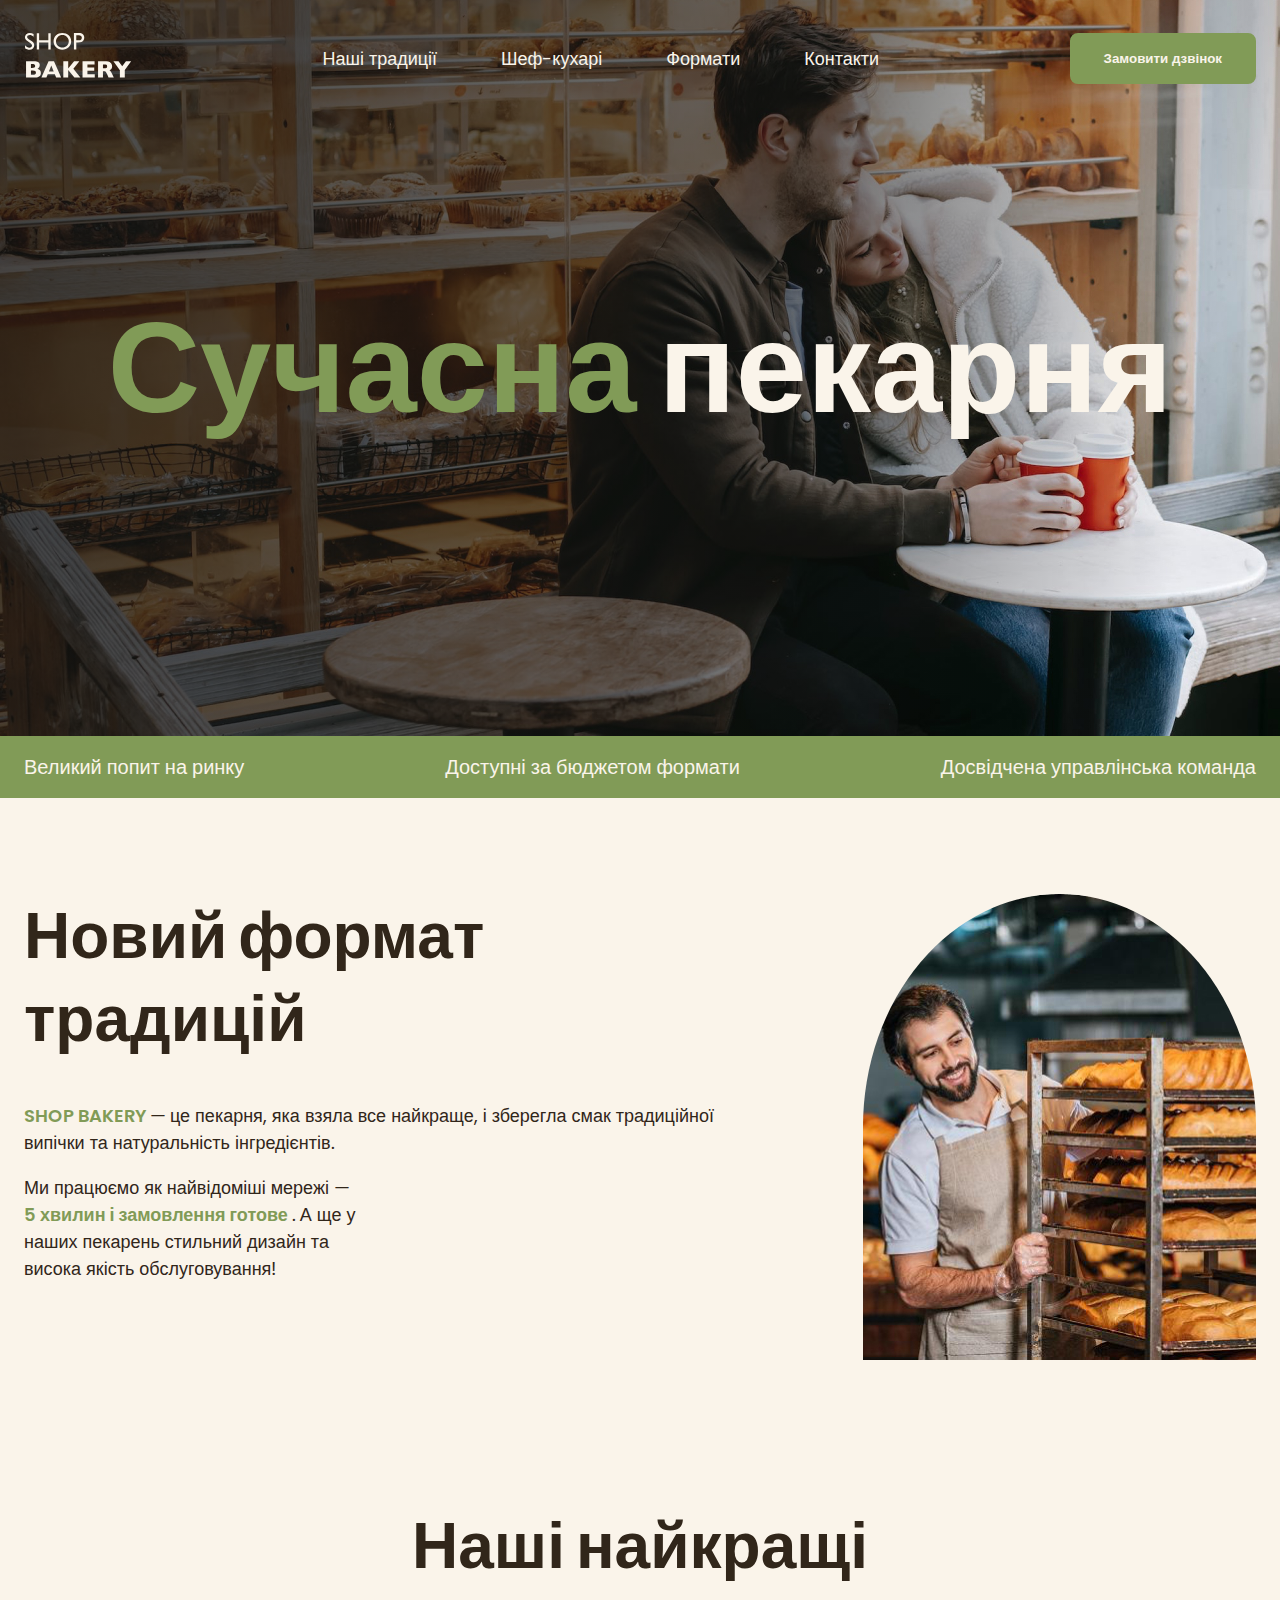
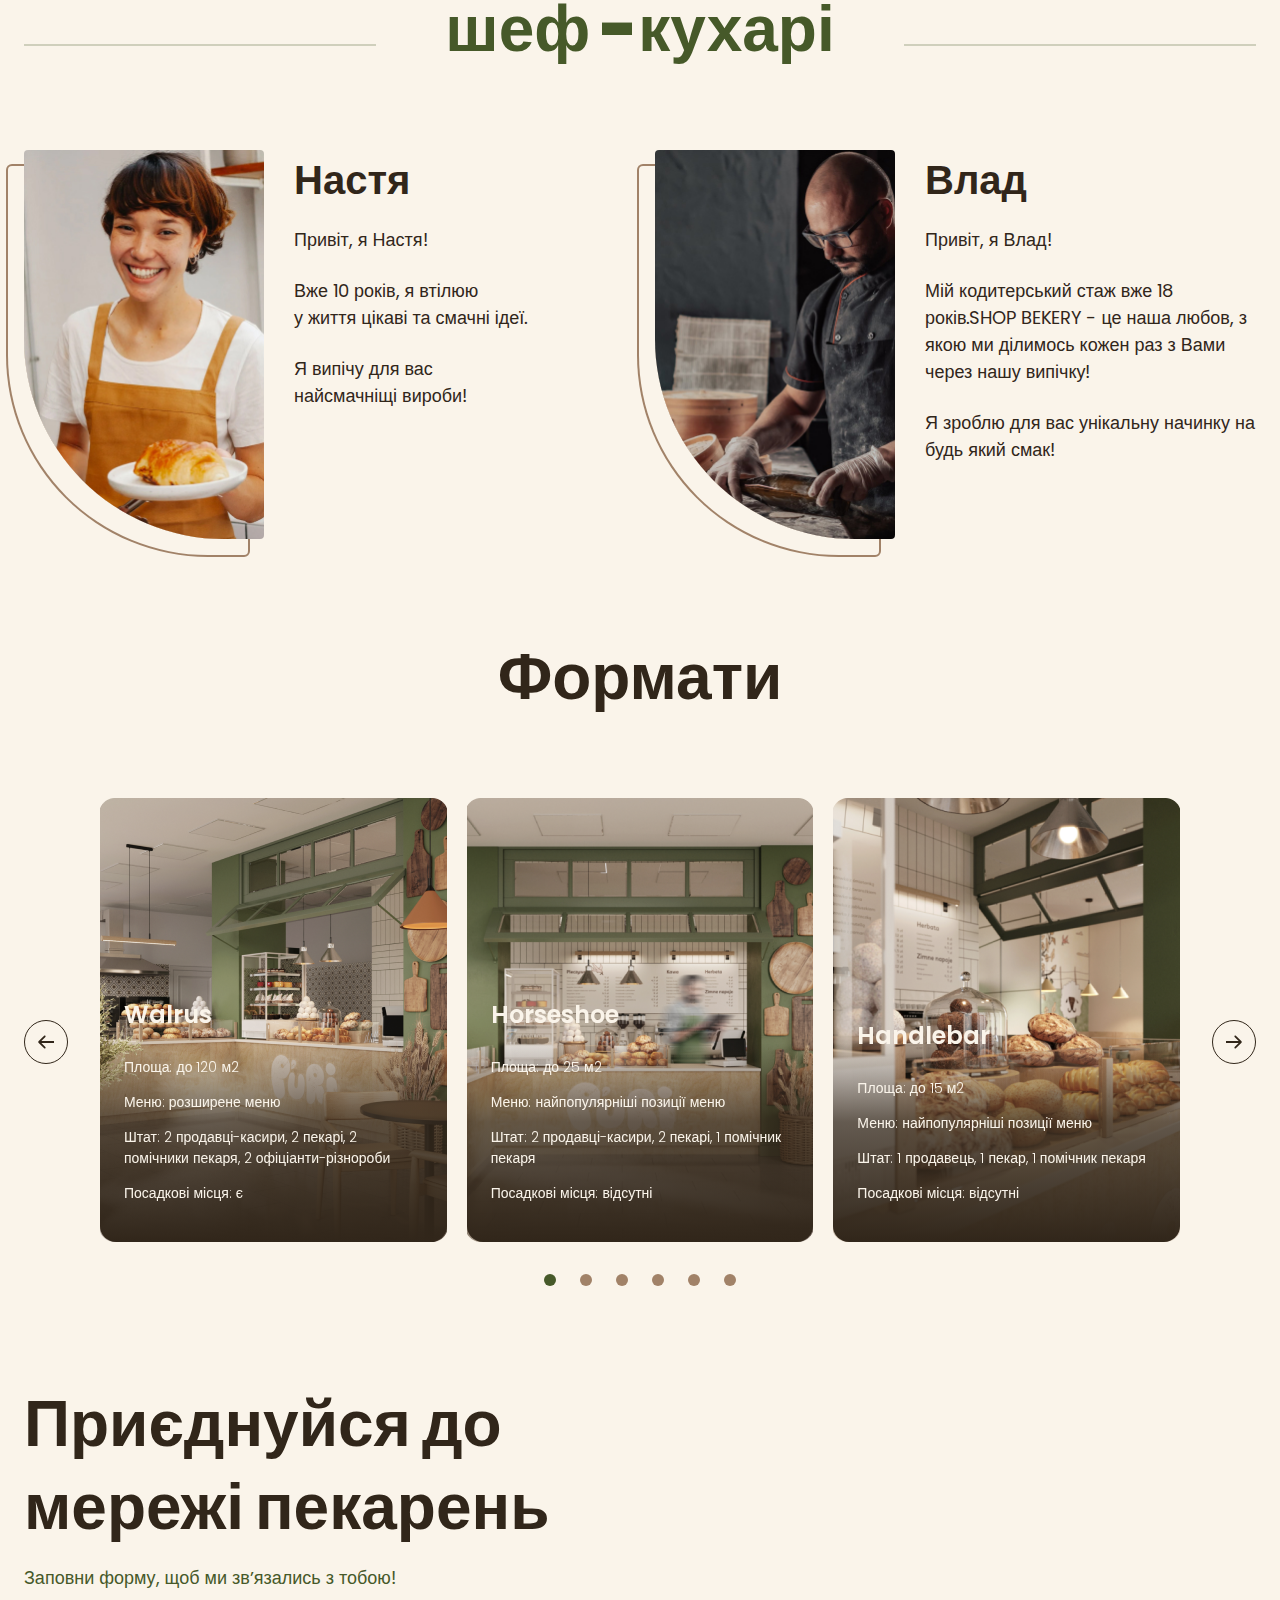
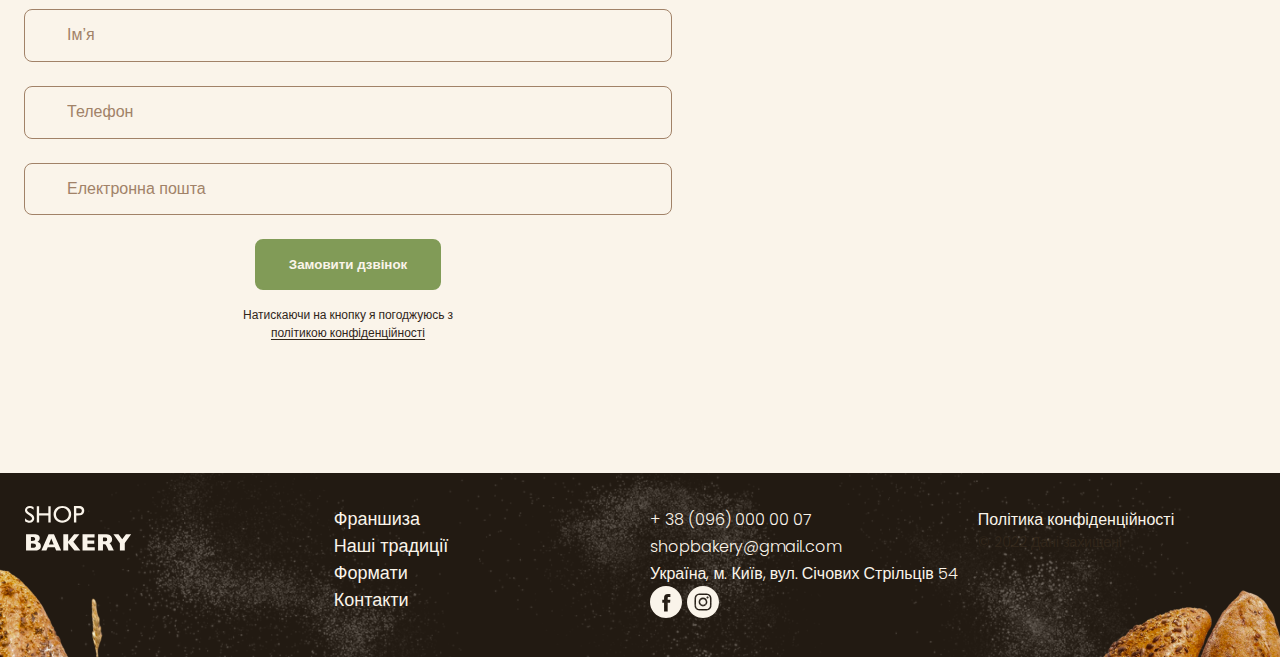
<file: index.html>
<!DOCTYPE html>
<html lang="uk">
  <head>
    <meta charset="UTF-8" />
    <meta name="viewport" content="width=device-width, initial-scale=1.0" />
    <title>Сучасна пекарня</title>
    <link rel="stylesheet" href="./css/main.min.css" />
    <link
      rel="stylesheet"
      href="https://cdn.jsdelivr.net/npm/swiper@9/swiper-bundle.min.css"
    />
  </head>
  <body>
    <header class="header">
      <div class="container">
        <div class="header__container">
          <nav class="header__nav">
            <a href="./index.html">
              <svg
                class="logo"
                width="108"
                height="46"
                viewBox="0 0 108 46"
                xmlns="http://www.w3.org/2000/svg"
              >
                <path
                  d="M5.85938 10.6328L4.07812 9.55469C2.96094 8.875 2.16406 8.20703 1.6875 7.55078C1.21875 6.88672 0.984375 6.125 0.984375 5.26562C0.984375 3.97656 1.42969 2.92969 2.32031 2.125C3.21875 1.32031 4.38281 0.917969 5.8125 0.917969C7.17969 0.917969 8.43359 1.30078 9.57422 2.06641V4.72656C8.39453 3.59375 7.125 3.02734 5.76562 3.02734C5 3.02734 4.37109 3.20703 3.87891 3.56641C3.38672 3.91797 3.14062 4.37109 3.14062 4.92578C3.14062 5.41797 3.32031 5.87891 3.67969 6.30859C4.03906 6.73828 4.62109 7.1875 5.42578 7.65625L7.21875 8.71094C9.21875 9.89844 10.2188 11.4141 10.2188 13.2578C10.2188 14.5703 9.77734 15.6367 8.89453 16.457C8.01953 17.2773 6.87891 17.6875 5.47266 17.6875C3.85547 17.6875 2.38281 17.1914 1.05469 16.1992V13.2227C2.32031 14.8242 3.78516 15.625 5.44922 15.625C6.18359 15.625 6.79297 15.4219 7.27734 15.0156C7.76953 14.6016 8.01562 14.0859 8.01562 13.4688C8.01562 12.4688 7.29688 11.5234 5.85938 10.6328ZM24.3398 1.12891H26.6836V17.5H24.3398V10.375H15.1406V17.5H12.7969V1.12891H15.1406V8.20703H24.3398V1.12891ZM38.3438 0.894531C40.875 0.894531 42.9805 1.69531 44.6602 3.29688C46.3477 4.89844 47.1914 6.90625 47.1914 9.32031C47.1914 11.7344 46.3398 13.7344 44.6367 15.3203C42.9414 16.8984 40.8008 17.6875 38.2148 17.6875C35.7461 17.6875 33.6875 16.8984 32.0391 15.3203C30.3984 13.7344 29.5781 11.75 29.5781 9.36719C29.5781 6.92188 30.4062 4.89844 32.0625 3.29688C33.7188 1.69531 35.8125 0.894531 38.3438 0.894531ZM38.4375 3.12109C36.5625 3.12109 35.0195 3.70703 33.8086 4.87891C32.6055 6.05078 32.0039 7.54688 32.0039 9.36719C32.0039 11.1328 32.6094 12.6016 33.8203 13.7734C35.0312 14.9453 36.5469 15.5312 38.3672 15.5312C40.1953 15.5312 41.7188 14.9336 42.9375 13.7383C44.1641 12.543 44.7773 11.0547 44.7773 9.27344C44.7773 7.53906 44.1641 6.08203 42.9375 4.90234C41.7188 3.71484 40.2188 3.12109 38.4375 3.12109ZM49.9336 17.5V1.10547H55.125C56.6875 1.10547 57.9336 1.52734 58.8633 2.37109C59.793 3.21484 60.2578 4.34766 60.2578 5.76953C60.2578 6.72266 60.0195 7.56641 59.543 8.30078C59.0664 9.03516 58.4141 9.57031 57.5859 9.90625C56.7578 10.2344 55.5703 10.3984 54.0234 10.3984H52.2891V17.5H49.9336ZM54.7148 3.19141H52.2891V8.3125H54.8555C55.8086 8.3125 56.543 8.08984 57.0586 7.64453C57.5742 7.19141 57.832 6.54688 57.832 5.71094C57.832 4.03125 56.793 3.19141 54.7148 3.19141ZM16.875 40.8945C16.875 42.293 16.3945 43.4102 15.4336 44.2461C14.4805 45.082 13.1445 45.5 11.4258 45.5H2.03906V29.2578H9.89062C10.9062 29.2578 11.7891 29.3555 12.5391 29.5508C13.2969 29.7461 13.9062 30.0156 14.3672 30.3594C14.8281 30.6953 15.1719 31.0938 15.3984 31.5547C15.625 32.0156 15.7383 32.5195 15.7383 33.0664C15.7383 33.6602 15.6211 34.2109 15.3867 34.7188C15.1523 35.2188 14.8594 35.6328 14.5078 35.9609C14.1641 36.2812 13.8164 36.5078 13.4648 36.6406C14.5742 37.0781 15.418 37.6328 15.9961 38.3047C16.582 38.9688 16.875 39.832 16.875 40.8945ZM11.1562 33.9336C11.1562 33.1523 10.8984 32.6328 10.3828 32.375C9.86719 32.1172 9.0625 31.9883 7.96875 31.9883H6.9375V35.8789H7.99219C9.10938 35.8789 9.91406 35.75 10.4062 35.4922C10.9062 35.2344 11.1562 34.7148 11.1562 33.9336ZM11.9531 40.6953C11.9531 39.3047 10.9453 38.6094 8.92969 38.6094H6.9375V42.7695H8.92969C10.9453 42.7695 11.9531 42.0781 11.9531 40.6953ZM37.1484 45.5H32.1328L30.8086 42.207H23.7539L22.4062 45.5H17.3906L24.5742 29.2578H29.9883L37.1484 45.5ZM29.6836 39.3828L27.3047 33.4531L24.9023 39.3828H29.6836ZM56.3906 45.5H50.4141L44.2031 37.8945V45.5H39.3047V29.2578H44.2031V36.5234L50.0859 29.2578H55.4062L49.3594 36.8633L56.3906 45.5ZM70.7695 45.5H58.5234V29.2578H70.5703V32.5156H63.4219V35.4922H70.2422V38.7617H63.4219V42.2305H70.7695V45.5ZM89.7891 45.5H84.5273L83.25 42.6172C82.7812 41.5625 82.3594 40.793 81.9844 40.3086C81.6094 39.8164 81.2422 39.5039 80.8828 39.3711C80.5312 39.2305 80.0742 39.1602 79.5117 39.1602H78.9609V45.5H74.0625V29.2578H82.3945C83.7383 29.2578 84.8398 29.5312 85.6992 30.0781C86.5586 30.625 87.1758 31.2891 87.5508 32.0703C87.9336 32.8516 88.125 33.5938 88.125 34.2969C88.125 35.1172 87.9648 35.8125 87.6445 36.3828C87.332 36.9453 87 37.3555 86.6484 37.6133C86.2969 37.8711 85.9023 38.1172 85.4648 38.3516C85.9883 38.6562 86.418 39.0195 86.7539 39.4414C87.0977 39.8555 87.5625 40.6992 88.1484 41.9727L89.7891 45.5ZM83.1328 34.3906C83.1328 33.6406 82.8867 33.1172 82.3945 32.8203C81.9023 32.5234 81.1016 32.375 79.9922 32.375H78.9609V36.2891H80.0156C81.2109 36.2891 82.0273 36.1602 82.4648 35.9023C82.9102 35.6367 83.1328 35.1328 83.1328 34.3906ZM107.156 29.2578L100.793 38.0586V45.5H95.8945V38.1523L89.4141 29.2578H94.5L98.2266 34.3672L101.965 29.2578H107.156Z"
                />
              </svg>
            </a>
            <ul class="header__menu">
              <li>
                <a class="link" href="#traditions-section">Наші традиції</a>
              </li>
              <li><a class="link" href="#chefs-section">Шеф-кухарі</a></li>
              <li><a class="link" href="#formats-section">Формати</a></li>
              <li><a class="link" href="#contacts-section">Контакти</a></li>
            </ul>
          </nav>
          <button class="header__button button modal__btn--open" type="button">
            Замовити дзвінок
          </button>
          <button class="header__burger menu-btn-open" type="button">
            <svg width="24" height="24">
              <use href="./images/icons.svg#icon-menu"></use>
            </svg>
          </button>
          <div class="mobile-menu">
            <div class="mobile-menu__container">
              <button
                class="mobile-menu__btn-close menu-btn-close"
                type="button"
              >
                <svg width="16" height="16">
                  <use href="./images/icons.svg#icon-close"></use>
                </svg>
              </button>
              <div class="mobile-menu__logo-contaier">
                <a href="./index.html">
                  <svg
                    class="mobile-menu__logo"
                    width="108"
                    height="46"
                    viewBox="0 0 108 46"
                    xmlns="http://www.w3.org/2000/svg"
                  >
                    <path
                      d="M5.85938 10.6328L4.07812 9.55469C2.96094 8.875 2.16406 8.20703 1.6875 7.55078C1.21875 6.88672 0.984375 6.125 0.984375 5.26562C0.984375 3.97656 1.42969 2.92969 2.32031 2.125C3.21875 1.32031 4.38281 0.917969 5.8125 0.917969C7.17969 0.917969 8.43359 1.30078 9.57422 2.06641V4.72656C8.39453 3.59375 7.125 3.02734 5.76562 3.02734C5 3.02734 4.37109 3.20703 3.87891 3.56641C3.38672 3.91797 3.14062 4.37109 3.14062 4.92578C3.14062 5.41797 3.32031 5.87891 3.67969 6.30859C4.03906 6.73828 4.62109 7.1875 5.42578 7.65625L7.21875 8.71094C9.21875 9.89844 10.2188 11.4141 10.2188 13.2578C10.2188 14.5703 9.77734 15.6367 8.89453 16.457C8.01953 17.2773 6.87891 17.6875 5.47266 17.6875C3.85547 17.6875 2.38281 17.1914 1.05469 16.1992V13.2227C2.32031 14.8242 3.78516 15.625 5.44922 15.625C6.18359 15.625 6.79297 15.4219 7.27734 15.0156C7.76953 14.6016 8.01562 14.0859 8.01562 13.4688C8.01562 12.4688 7.29688 11.5234 5.85938 10.6328ZM24.3398 1.12891H26.6836V17.5H24.3398V10.375H15.1406V17.5H12.7969V1.12891H15.1406V8.20703H24.3398V1.12891ZM38.3438 0.894531C40.875 0.894531 42.9805 1.69531 44.6602 3.29688C46.3477 4.89844 47.1914 6.90625 47.1914 9.32031C47.1914 11.7344 46.3398 13.7344 44.6367 15.3203C42.9414 16.8984 40.8008 17.6875 38.2148 17.6875C35.7461 17.6875 33.6875 16.8984 32.0391 15.3203C30.3984 13.7344 29.5781 11.75 29.5781 9.36719C29.5781 6.92188 30.4062 4.89844 32.0625 3.29688C33.7188 1.69531 35.8125 0.894531 38.3438 0.894531ZM38.4375 3.12109C36.5625 3.12109 35.0195 3.70703 33.8086 4.87891C32.6055 6.05078 32.0039 7.54688 32.0039 9.36719C32.0039 11.1328 32.6094 12.6016 33.8203 13.7734C35.0312 14.9453 36.5469 15.5312 38.3672 15.5312C40.1953 15.5312 41.7188 14.9336 42.9375 13.7383C44.1641 12.543 44.7773 11.0547 44.7773 9.27344C44.7773 7.53906 44.1641 6.08203 42.9375 4.90234C41.7188 3.71484 40.2188 3.12109 38.4375 3.12109ZM49.9336 17.5V1.10547H55.125C56.6875 1.10547 57.9336 1.52734 58.8633 2.37109C59.793 3.21484 60.2578 4.34766 60.2578 5.76953C60.2578 6.72266 60.0195 7.56641 59.543 8.30078C59.0664 9.03516 58.4141 9.57031 57.5859 9.90625C56.7578 10.2344 55.5703 10.3984 54.0234 10.3984H52.2891V17.5H49.9336ZM54.7148 3.19141H52.2891V8.3125H54.8555C55.8086 8.3125 56.543 8.08984 57.0586 7.64453C57.5742 7.19141 57.832 6.54688 57.832 5.71094C57.832 4.03125 56.793 3.19141 54.7148 3.19141ZM16.875 40.8945C16.875 42.293 16.3945 43.4102 15.4336 44.2461C14.4805 45.082 13.1445 45.5 11.4258 45.5H2.03906V29.2578H9.89062C10.9062 29.2578 11.7891 29.3555 12.5391 29.5508C13.2969 29.7461 13.9062 30.0156 14.3672 30.3594C14.8281 30.6953 15.1719 31.0938 15.3984 31.5547C15.625 32.0156 15.7383 32.5195 15.7383 33.0664C15.7383 33.6602 15.6211 34.2109 15.3867 34.7188C15.1523 35.2188 14.8594 35.6328 14.5078 35.9609C14.1641 36.2812 13.8164 36.5078 13.4648 36.6406C14.5742 37.0781 15.418 37.6328 15.9961 38.3047C16.582 38.9688 16.875 39.832 16.875 40.8945ZM11.1562 33.9336C11.1562 33.1523 10.8984 32.6328 10.3828 32.375C9.86719 32.1172 9.0625 31.9883 7.96875 31.9883H6.9375V35.8789H7.99219C9.10938 35.8789 9.91406 35.75 10.4062 35.4922C10.9062 35.2344 11.1562 34.7148 11.1562 33.9336ZM11.9531 40.6953C11.9531 39.3047 10.9453 38.6094 8.92969 38.6094H6.9375V42.7695H8.92969C10.9453 42.7695 11.9531 42.0781 11.9531 40.6953ZM37.1484 45.5H32.1328L30.8086 42.207H23.7539L22.4062 45.5H17.3906L24.5742 29.2578H29.9883L37.1484 45.5ZM29.6836 39.3828L27.3047 33.4531L24.9023 39.3828H29.6836ZM56.3906 45.5H50.4141L44.2031 37.8945V45.5H39.3047V29.2578H44.2031V36.5234L50.0859 29.2578H55.4062L49.3594 36.8633L56.3906 45.5ZM70.7695 45.5H58.5234V29.2578H70.5703V32.5156H63.4219V35.4922H70.2422V38.7617H63.4219V42.2305H70.7695V45.5ZM89.7891 45.5H84.5273L83.25 42.6172C82.7812 41.5625 82.3594 40.793 81.9844 40.3086C81.6094 39.8164 81.2422 39.5039 80.8828 39.3711C80.5312 39.2305 80.0742 39.1602 79.5117 39.1602H78.9609V45.5H74.0625V29.2578H82.3945C83.7383 29.2578 84.8398 29.5312 85.6992 30.0781C86.5586 30.625 87.1758 31.2891 87.5508 32.0703C87.9336 32.8516 88.125 33.5938 88.125 34.2969C88.125 35.1172 87.9648 35.8125 87.6445 36.3828C87.332 36.9453 87 37.3555 86.6484 37.6133C86.2969 37.8711 85.9023 38.1172 85.4648 38.3516C85.9883 38.6562 86.418 39.0195 86.7539 39.4414C87.0977 39.8555 87.5625 40.6992 88.1484 41.9727L89.7891 45.5ZM83.1328 34.3906C83.1328 33.6406 82.8867 33.1172 82.3945 32.8203C81.9023 32.5234 81.1016 32.375 79.9922 32.375H78.9609V36.2891H80.0156C81.2109 36.2891 82.0273 36.1602 82.4648 35.9023C82.9102 35.6367 83.1328 35.1328 83.1328 34.3906ZM107.156 29.2578L100.793 38.0586V45.5H95.8945V38.1523L89.4141 29.2578H94.5L98.2266 34.3672L101.965 29.2578H107.156Z"
                    />
                  </svg>
                </a>
              </div>

              <nav class="mobile-menu__nav">
                <ul class="mobile-menu__list">
                  <li class="mobile-menu__list-item">
                    <a class="mobile-menu__link link" href="#traditions-section"
                      >Наші традиції</a
                    >
                  </li>
                  <li class="mobile-menu__list-item">
                    <a class="mobile-menu__link link" href="#chefs-section"
                      >Шеф-кухарі</a
                    >
                  </li>
                  <li class="mobile-menu__list-item">
                    <a class="mobile-menu__link link" href="#formats-section"
                      >Формати</a
                    >
                  </li>
                  <li class="mobile-menu__list-item">
                    <a class="mobile-menu__link link" href="#contacts-section"
                      >Контакти</a
                    >
                  </li>
                </ul>
                <div class="mobile-menu__bg-img">
                  <img
                    class="modal__bg-img"
                    src="./images/modal-bred-img.png"
                    alt="Хлібинка"
                  />
                </div>
              </nav>
            </div>
          </div>
        </div>
      </div>
    </header>
    <main>
      <section class="hero-section">
        <div class="container">
          <h1 class="hero-section__title">
            <span class="text-brand">Сучасна</span> пекарня
          </h1>
          <button
            class="modal__btn-hero-section--open hero-section__button button"
            type="button"
          >
            Замовити дзвінок
          </button>
        </div>
      </section>
      <section class="advantages-section">
        <div class="container">
          <h2 class="visually-hidden">Наші переваги</h2>
          <ul class="advantages-section__list">
            <li class="advantages-section__item">Великий попит на ринку</li>
            <li class="advantages-section__item">
              Доступні за бюджетом формати
            </li>
            <li class="advantages-section__item">
              Досвідчена управлінська команда
            </li>
          </ul>
        </div>
      </section>
      <section class="traditions-section section" id="traditions-section">
        <div class="container">
          <div class="traditions-section__container">
            <div class="traditions-section__content">
              <h2 class="traditions-section__title section__title">
                Новий формат традицій
              </h2>
              <p>
                <span class="text-brand text-bold text-uppercase">
                  Shop bakery
                </span>
                — це пекарня, яка взяла все найкраще, і зберегла смак
                традиційної випічки та натуральність інгредієнтів.
              </p>
              <p
                class="traditions-section__text traditions-section__text--limited"
              >
                Ми працюємо як найвідоміші мережі —
                <span class="text-brand text-bold">
                  5 хвилин і замовлення готове
                </span>
                . А ще у наших пекарень стильний дизайн та висока якість
                обслуговування!
              </p>
            </div>
            <img
              class="traditions-section__img--baker"
              srcset="./images/baker-man.jpg 1x, ./images/baker-man@2x.jpg 2x"
              src="./images/baker-man.jpg"
              alt="Чоловік пекар"
            />
          </div>
        </div>
      </section>
      <section class="chefs-section section" id="chefs-section">
        <div class="container">
          <h2
            class="chefs-section__title section__title section__title--centered"
          >
            Наші найкращі <br />
            <span class="text-brand-dark">шеф -кухарі</span>
          </h2>
          <ul class="chefs-section__list">
            <li class="chefs-section__item">
              <article class="chef-card">
                <img
                  class="chef-card__photo"
                  src="./images/chef-nastya.jpg"
                  alt="Шеф Настя"
                />
                <div>
                  <h3 class="chef-card__title">Настя</h3>
                  <p class="chef-card__text">Привіт, я Настя!</p>
                  <p class="chef-card__text">
                    Вже 10 років, я втілюю <br />
                    у життя цікаві та смачні ідеї.
                  </p>
                  <p class="chef-card__text">
                    Я випічу для вас <br />
                    найсмачніщі вироби!
                  </p>
                </div>
              </article>
            </li>
            <li class="chefs-section__item">
              <article class="chef-card">
                <img
                  class="chef-card__photo"
                  src="./images/chef-vlad.jpg"
                  alt="Шеф Влад"
                />
                <div>
                  <h3 class="chef-card__title">Влад</h3>
                  <p class="chef-card__text">Привіт, я Влад!</p>
                  <p class="chef-card__text">
                    Мій кодитерський стаж вже 18 років.SHOP BEKERY - це наша
                    любов, з якою ми ділимось кожен раз з Вами через нашу
                    випічку!
                  </p>
                  <p class="chef-card__text">
                    Я зроблю для вас унікальну начинку на будь який смак!
                  </p>
                </div>
              </article>
            </li>
          </ul>
        </div>
      </section>
      <section class="formats-section section" id="formats-section">
        <div class="container">
          <h2
            class="formats-section__title section__title section__title--centered"
          >
            Формати
          </h2>
          <div class="formats-section__slider">
            <button
              class="formats-section__button carousel-button prev"
              type="button"
            >
              <svg width="16" height="16">
                <use href="./images/icons.svg#icon-Arrow"></use>
              </svg>
            </button>
            <div class="formats-section__container swiper-container">
              <ul class="formats-section__list swiper-wrapper">
                <li class="swiper-slide">
                  <article class="format-card">
                    <img
                      class="format-card__image"
                      src="./images/walrus-format.png"
                      alt="Walrus format"
                    />
                    <h3 class="format-card__title" lang="en">Walrus</h3>
                    <div class="format-card__text">
                      <p>Площа: до 120 м2</p>
                      <p>Меню: розширене меню</p>
                      <p>
                        Штат: 2 продавці-касири, 2 пекарі, 2 помічники пекаря, 2
                        офіціанти-різнороби
                      </p>
                      <p>Посадкові місця: є</p>
                    </div>
                  </article>
                </li>
                <li class="swiper-slide">
                  <article class="format-card">
                    <img
                      class="format-card__image"
                      src="./images/horseshoe-format.png"
                      alt="Horseshoe format"
                    />
                    <h3 class="format-card__title" lang="en">Horseshoe</h3>
                    <div class="format-card__text">
                      <p>Площа: до 25 м2</p>
                      <p>Меню: найпопулярніші позиції меню</p>
                      <p>
                        Штат: 2 продавці-касири, 2 пекарі, 1 помічник пекаря
                      </p>
                      <p>Посадкові місця: відсутні</p>
                    </div>
                  </article>
                </li>
                <li class="swiper-slide">
                  <article class="format-card">
                    <img
                      class="format-card__image"
                      src="./images/handlebar-format.png"
                      alt="Handlebar format"
                    />
                    <h3 class="format-card__title" lang="en">Handlebar</h3>
                    <div class="format-card__text">
                      <p>Площа: до 15 м2</p>
                      <p>Меню: найпопулярніші позиції меню</p>
                      <p>Штат: 1 продавець, 1 пекар, 1 помічник пекаря</p>
                      <p>Посадкові місця: відсутні</p>
                    </div>
                  </article>
                </li>
                <li class="swiper-slide">
                  <article class="format-card">
                    <img
                      class="format-card__image"
                      src="./images/walrus-format.png"
                      alt="Walrus format"
                    />
                    <h3 class="format-card__title" lang="en">Walrus</h3>
                    <div class="format-card__text">
                      <p>Площа: до 120 м2</p>
                      <p>Меню: розширене меню</p>
                      <p>
                        Штат: 2 продавці-касири, 2 пекарі, 2 помічники пекаря, 2
                        офіціанти-різнороби
                      </p>
                      <p>Посадкові місця: є</p>
                    </div>
                  </article>
                </li>
                <li class="swiper-slide">
                  <article class="format-card">
                    <img
                      class="format-card__image"
                      src="./images/horseshoe-format.png"
                      alt="Horseshoe format"
                    />
                    <h3 class="format-card__title" lang="en">Horseshoe</h3>
                    <div class="format-card__text">
                      <p>Площа: до 25 м2</p>
                      <p>Меню: найпопулярніші позиції меню</p>
                      <p>
                        Штат: 2 продавці-касири, 2 пекарі, 1 помічник пекаря
                      </p>
                      <p>Посадкові місця: відсутні</p>
                    </div>
                  </article>
                </li>
                <li class="swiper-slide">
                  <article class="format-card">
                    <img
                      class="format-card__image"
                      src="./images/handlebar-format.png"
                      alt="Handlebar format"
                    />
                    <h3 class="format-card__title" lang="en">Handlebar</h3>
                    <div class="format-card__text">
                      <p>Площа: до 15 м2</p>
                      <p>Меню: найпопулярніші позиції меню</p>
                      <p>Штат: 1 продавець, 1 пекар, 1 помічник пекаря</p>
                      <p>Посадкові місця: відсутні</p>
                    </div>
                  </article>
                </li>
              </ul>
              <div class="pagination">
                <span class="pagination__button"></span>
                <span class="pagination__button"></span>
                <span class="pagination__button"></span>
                <span class="pagination__button"></span>
              </div>
            </div>
            <button
              class="formats-section__button carousel-button next"
              type="button"
            >
              <svg width="16" height="16">
                <use href="./images/icons.svg#icon-Arrow"></use>
              </svg>
            </button>
          </div>
        </div>
      </section>
      <section class="contacts-section" id="contacts-section">
        <div class="container">
          <div class="contacts-section__container">
            <div class="contacts-section__form">
              <h2 class="contacts-section__title section__title">
                Приєднуйся до мережі пекарень
              </h2>
              <p class="contacts-section__text">
                Заповни форму, щоб ми звʼязались з тобою!
              </p>
              <form name="contact-form" autocomplete="on">
                <div class="contacts-section__form-field input">
                  <label class="input__label visually-hidden" for="user-name">
                    Ім’я
                  </label>
                  <input
                    class="input__control"
                    type="text"
                    name="user-name"
                    id="user-name"
                    placeholder="Ім’я"
                    required
                  />
                </div>

                <div class="contacts-section__form-field input">
                  <label class="input__label visually-hidden" for="user-tel">
                    Телефон
                  </label>
                  <input
                    class="input__control"
                    type="tel"
                    name="user-tel"
                    id="user-tel"
                    placeholder="Телефон"
                    required
                    pattern="^\+[0-9]{12}"
                  />
                </div>

                <div class="contacts-section__form-field input">
                  <label class="input__label visually-hidden" for="user-email">
                    Електронна пошта
                  </label>
                  <input
                    class="input__control"
                    type="email"
                    name="user-email"
                    id="user-email"
                    placeholder="Електронна пошта"
                    required
                  />
                </div>

                <!-- COMMENT -->

                <!-- Checkbox -->

                <!-- <div class="checkbox">
                  <input
                    class="checkbox-input"
                    type="checkbox"
                    id="terms-conditions"
                    name="terms-conditions"
                  />
                  <label class="checkbox-label" for="terms-conditions">
                    Я точно погоджуюсь з політикою конфіденційності
                  </label>
                </div> -->

                <!-- COMMENT -->

                <button class="contacts-section__button button" type="submit">
                  Замовити дзвінок
                </button>
                <p class="form-terms">
                  Натискаючи на кнопку я погоджуюсь з
                  <a class="form-terms__link" href="#"
                    >політикою конфіденційності</a
                  >
                </p>
              </form>
            </div>
            <iframe
              class="contacts-section__map"
              src="https://www.google.com/maps/embed?pb=!1m18!1m12!1m3!1d2540.209251242437!2d30.507264!3d50.455828!2m3!1f0!2f0!3f0!3m2!1i1024!2i768!4f13.1!3m3!1m2!1s0x40d4ce5d71a58007%3A0x526b0d89b0ba3d6a!2z0YPQuy4g0KHQtdGH0LXQstGL0YUg0KHRgtGA0LXQu9GM0YbQvtCyLCA0LCDQmtC40LXQsiwgMDIwMDA!5e0!3m2!1sru!2sua!4v1734690754790!5m2!1sru!2sua"
              allowfullscreen=""
              loading="lazy"
              referrerpolicy="no-referrer-when-downgrade"
            ></iframe>
          </div>
        </div>
      </section>
    </main>
    <footer class="footer">
      <div class="container">
        <div class="footer__container">
          <nav class="footer__nav">
            <div class="footer__logo">
              <a href="./index.html">
                <svg
                  class="logo"
                  width="108"
                  height="46"
                  viewBox="0 0 108 46"
                  xmlns="http://www.w3.org/2000/svg"
                >
                  <path
                    d="M5.85938 10.6328L4.07812 9.55469C2.96094 8.875 2.16406 8.20703 1.6875 7.55078C1.21875 6.88672 0.984375 6.125 0.984375 5.26562C0.984375 3.97656 1.42969 2.92969 2.32031 2.125C3.21875 1.32031 4.38281 0.917969 5.8125 0.917969C7.17969 0.917969 8.43359 1.30078 9.57422 2.06641V4.72656C8.39453 3.59375 7.125 3.02734 5.76562 3.02734C5 3.02734 4.37109 3.20703 3.87891 3.56641C3.38672 3.91797 3.14062 4.37109 3.14062 4.92578C3.14062 5.41797 3.32031 5.87891 3.67969 6.30859C4.03906 6.73828 4.62109 7.1875 5.42578 7.65625L7.21875 8.71094C9.21875 9.89844 10.2188 11.4141 10.2188 13.2578C10.2188 14.5703 9.77734 15.6367 8.89453 16.457C8.01953 17.2773 6.87891 17.6875 5.47266 17.6875C3.85547 17.6875 2.38281 17.1914 1.05469 16.1992V13.2227C2.32031 14.8242 3.78516 15.625 5.44922 15.625C6.18359 15.625 6.79297 15.4219 7.27734 15.0156C7.76953 14.6016 8.01562 14.0859 8.01562 13.4688C8.01562 12.4688 7.29688 11.5234 5.85938 10.6328ZM24.3398 1.12891H26.6836V17.5H24.3398V10.375H15.1406V17.5H12.7969V1.12891H15.1406V8.20703H24.3398V1.12891ZM38.3438 0.894531C40.875 0.894531 42.9805 1.69531 44.6602 3.29688C46.3477 4.89844 47.1914 6.90625 47.1914 9.32031C47.1914 11.7344 46.3398 13.7344 44.6367 15.3203C42.9414 16.8984 40.8008 17.6875 38.2148 17.6875C35.7461 17.6875 33.6875 16.8984 32.0391 15.3203C30.3984 13.7344 29.5781 11.75 29.5781 9.36719C29.5781 6.92188 30.4062 4.89844 32.0625 3.29688C33.7188 1.69531 35.8125 0.894531 38.3438 0.894531ZM38.4375 3.12109C36.5625 3.12109 35.0195 3.70703 33.8086 4.87891C32.6055 6.05078 32.0039 7.54688 32.0039 9.36719C32.0039 11.1328 32.6094 12.6016 33.8203 13.7734C35.0312 14.9453 36.5469 15.5312 38.3672 15.5312C40.1953 15.5312 41.7188 14.9336 42.9375 13.7383C44.1641 12.543 44.7773 11.0547 44.7773 9.27344C44.7773 7.53906 44.1641 6.08203 42.9375 4.90234C41.7188 3.71484 40.2188 3.12109 38.4375 3.12109ZM49.9336 17.5V1.10547H55.125C56.6875 1.10547 57.9336 1.52734 58.8633 2.37109C59.793 3.21484 60.2578 4.34766 60.2578 5.76953C60.2578 6.72266 60.0195 7.56641 59.543 8.30078C59.0664 9.03516 58.4141 9.57031 57.5859 9.90625C56.7578 10.2344 55.5703 10.3984 54.0234 10.3984H52.2891V17.5H49.9336ZM54.7148 3.19141H52.2891V8.3125H54.8555C55.8086 8.3125 56.543 8.08984 57.0586 7.64453C57.5742 7.19141 57.832 6.54688 57.832 5.71094C57.832 4.03125 56.793 3.19141 54.7148 3.19141ZM16.875 40.8945C16.875 42.293 16.3945 43.4102 15.4336 44.2461C14.4805 45.082 13.1445 45.5 11.4258 45.5H2.03906V29.2578H9.89062C10.9062 29.2578 11.7891 29.3555 12.5391 29.5508C13.2969 29.7461 13.9062 30.0156 14.3672 30.3594C14.8281 30.6953 15.1719 31.0938 15.3984 31.5547C15.625 32.0156 15.7383 32.5195 15.7383 33.0664C15.7383 33.6602 15.6211 34.2109 15.3867 34.7188C15.1523 35.2188 14.8594 35.6328 14.5078 35.9609C14.1641 36.2812 13.8164 36.5078 13.4648 36.6406C14.5742 37.0781 15.418 37.6328 15.9961 38.3047C16.582 38.9688 16.875 39.832 16.875 40.8945ZM11.1562 33.9336C11.1562 33.1523 10.8984 32.6328 10.3828 32.375C9.86719 32.1172 9.0625 31.9883 7.96875 31.9883H6.9375V35.8789H7.99219C9.10938 35.8789 9.91406 35.75 10.4062 35.4922C10.9062 35.2344 11.1562 34.7148 11.1562 33.9336ZM11.9531 40.6953C11.9531 39.3047 10.9453 38.6094 8.92969 38.6094H6.9375V42.7695H8.92969C10.9453 42.7695 11.9531 42.0781 11.9531 40.6953ZM37.1484 45.5H32.1328L30.8086 42.207H23.7539L22.4062 45.5H17.3906L24.5742 29.2578H29.9883L37.1484 45.5ZM29.6836 39.3828L27.3047 33.4531L24.9023 39.3828H29.6836ZM56.3906 45.5H50.4141L44.2031 37.8945V45.5H39.3047V29.2578H44.2031V36.5234L50.0859 29.2578H55.4062L49.3594 36.8633L56.3906 45.5ZM70.7695 45.5H58.5234V29.2578H70.5703V32.5156H63.4219V35.4922H70.2422V38.7617H63.4219V42.2305H70.7695V45.5ZM89.7891 45.5H84.5273L83.25 42.6172C82.7812 41.5625 82.3594 40.793 81.9844 40.3086C81.6094 39.8164 81.2422 39.5039 80.8828 39.3711C80.5312 39.2305 80.0742 39.1602 79.5117 39.1602H78.9609V45.5H74.0625V29.2578H82.3945C83.7383 29.2578 84.8398 29.5312 85.6992 30.0781C86.5586 30.625 87.1758 31.2891 87.5508 32.0703C87.9336 32.8516 88.125 33.5938 88.125 34.2969C88.125 35.1172 87.9648 35.8125 87.6445 36.3828C87.332 36.9453 87 37.3555 86.6484 37.6133C86.2969 37.8711 85.9023 38.1172 85.4648 38.3516C85.9883 38.6562 86.418 39.0195 86.7539 39.4414C87.0977 39.8555 87.5625 40.6992 88.1484 41.9727L89.7891 45.5ZM83.1328 34.3906C83.1328 33.6406 82.8867 33.1172 82.3945 32.8203C81.9023 32.5234 81.1016 32.375 79.9922 32.375H78.9609V36.2891H80.0156C81.2109 36.2891 82.0273 36.1602 82.4648 35.9023C82.9102 35.6367 83.1328 35.1328 83.1328 34.3906ZM107.156 29.2578L100.793 38.0586V45.5H95.8945V38.1523L89.4141 29.2578H94.5L98.2266 34.3672L101.965 29.2578H107.156Z"
                  />
                </svg>
              </a>
            </div>
            <ul class="footer__menu">
              <li><a class="link" href="#traditions-section">Франшиза</a></li>
              <li><a class="link" href="#chefs-section">Наші традиції</a></li>
              <li><a class="link" href="#formats-section">Формати</a></li>
              <li><a class="link" href="#contacts-section">Контакти</a></li>
            </ul>
          </nav>
          <address class="footer__address">
            <div class="footer__address-contacts">
              <ul class="footer__address-list">
                <li>
                  <a class="footer__address-link" href="tel:+380960000007"
                    >+ 38 (096) 000 00 07</a
                  >
                </li>
                <li>
                  <a
                    class="footer__address-link"
                    href="mailto:shopbakery@gmail.com"
                    >shopbakery@gmail.com</a
                  >
                </li>
                <li>
                  <a
                    class="footer__address-link"
                    href="https://maps.app.goo.gl/Ndp7SL2S1yR1mNCaA"
                    target="_blank"
                    >Україна, м. Київ, вул. Січових Стрільців 54</a
                  >
                </li>
              </ul>
              <div class="footer__address-social-icons">
                <a href="#">
                  <svg class="footer__address-icon" width="32" height="32">
                    <use href="./images/icons.svg#icon-facebook"></use>
                  </svg>
                </a>
                <a href="#">
                  <svg class="footer__address-icon" width="32" height="32">
                    <use href="./images/icons.svg#icon-instagram"></use>
                  </svg>
                </a>
              </div>
            </div>
            <div class="footer__address-info">
              <a class="footer__address-link" href="#" target="_blank"
                >Політика конфіденційності</a
              >
              <p class="footer__address-copyright">&copy; 2022 Дані захищені</p>
            </div>
          </address>
        </div>
      </div>
    </footer>

    <!-- Modal -->
    <div class="backdrop is-hidden">
      <div class="modal">
        <div class="modal__container">
          <button class="modal__btn--close" type="button">
            <svg width="16" height="16">
              <use href="./images/icons.svg#icon-close"></use>
            </svg>
          </button>
          <h2 class="modal__title">Замовити дзвінок</h2>
          <p class="modal__text">
            Залишіть заявку та наш спеціаліст зв'яжеться з Вами!
          </p>
          <form name="modal-form" autocomplete="off">
            <div class="modal__form-field input">
              <label class="input__label visually-hidden" for="user-name">
                Ім’я
              </label>
              <input
                class="input__control"
                type="text"
                name="user-name"
                id="user-name"
                placeholder="Ім’я"
              />
            </div>

            <div class="modal__form-field input">
              <label class="input__label visually-hidden" for="user-tel">
                Телефон
              </label>
              <input
                class="input__control"
                type="tel"
                name="user-tel"
                id="user-tel"
                placeholder="Телефон"
              />
            </div>

            <div class="modal__form-field input">
              <label class="input__label visually-hidden" for="user-email">
                Електронна пошта
              </label>
              <input
                class="input__control"
                type="email"
                name="user-email"
                id="user-email"
                placeholder="Електронна пошта"
              />
            </div>

            <button class="modal__button button" type="submit">
              Замовити дзвінок
            </button>
            <p class="form-terms">
              Натискаючи на кнопку я погоджуюсь з
              <a class="form-terms__link" href="#"
                >політикою конфіденційності</a
              >
            </p>
          </form>
        </div>
        <div class="modal__bg">
          <img
            class="modal__bg-img"
            src="./images/modal-bred-img.png"
            alt="Хлібинка"
          />
        </div>
      </div>
    </div>

    <script src="https://cdn.jsdelivr.net/npm/swiper@9/swiper-bundle.min.js"></script>
    <script src="./js/formats-slider.js"></script>
    <script src="./js/mobile-menu.js"></script>
    <script src="./js/modal.js"></script>
  </body>
</html>
</file>
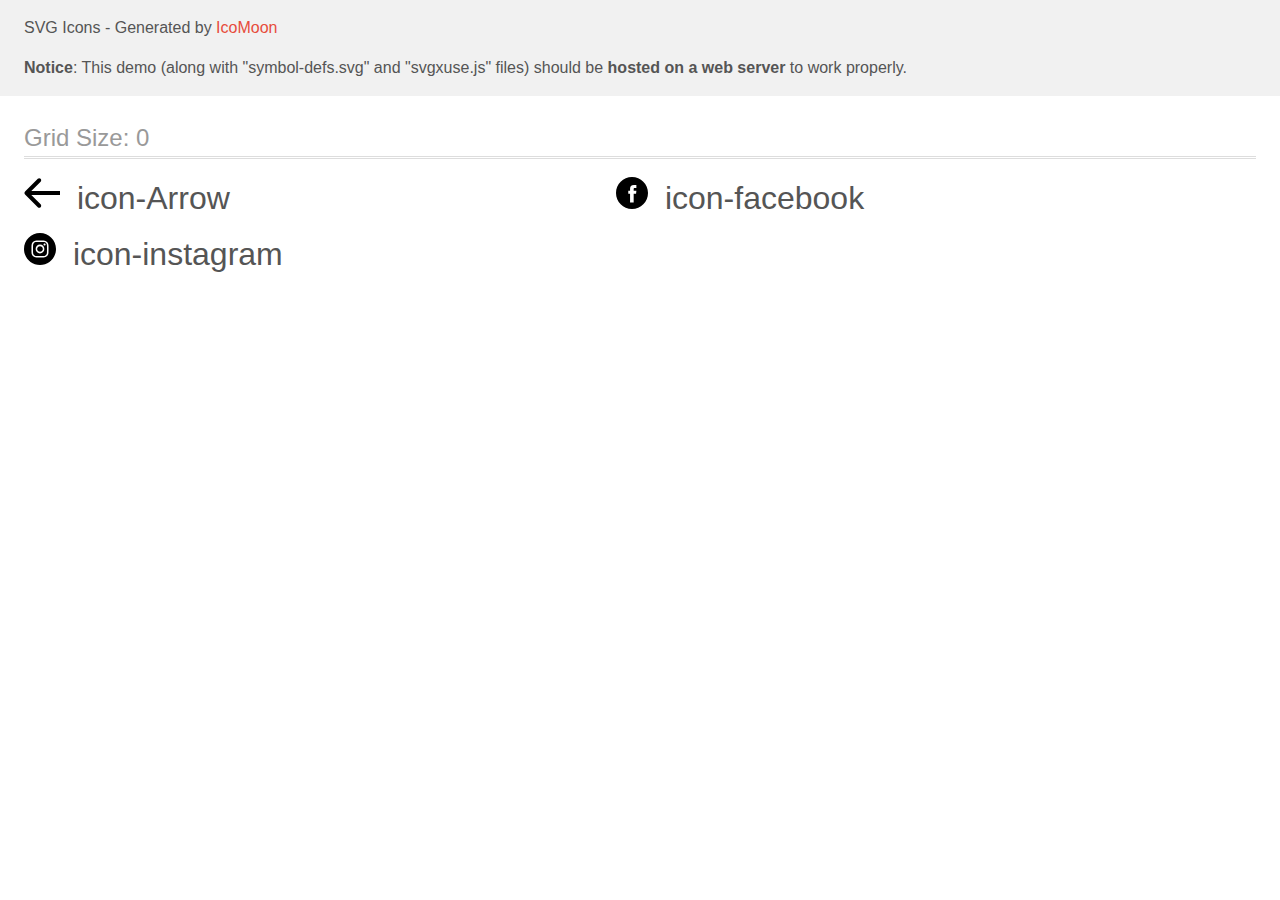
<file: icomoon/demo-external-svg.html>
<!doctype html>
<html>
<head>
    <title>IcoMoon - SVG Icons</title>
    <meta charset="utf-8">
    <meta name="viewport" content="width=device-width, initial-scale=1">
    <link rel="stylesheet" href="demo-files/demo.css">
    <link rel="stylesheet" href="style.css">
</head>
<body>
<header class="bgc1 clearfix">
<div class="mhl">
    <p>SVG Icons - Generated by <a href="https://icomoon.io/app">IcoMoon</a></p><p><strong>Notice</strong>: This demo (along with "symbol-defs.svg" and "svgxuse.js" files) should be <b>hosted on a web server</b> to work properly.</p>
</div>
</header>
    <div class="clearfix mhl ptl">
        <h1 class="mvm mtn fgc1">Grid Size: 0</h1>
        <div class="glyph fs1">
            <div class="clearfix pbs">
                <svg class="icon icon-Arrow"><use xlink:href="symbol-defs.svg#icon-Arrow"></use></svg><span class="name"> icon-Arrow</span>
            </div>
        </div>
        <div class="glyph fs1">
            <div class="clearfix pbs">
                <svg class="icon icon-facebook"><use xlink:href="symbol-defs.svg#icon-facebook"></use></svg><span class="name"> icon-facebook</span>
            </div>
        </div>
        <div class="glyph fs1">
            <div class="clearfix pbs">
                <svg class="icon icon-instagram"><use xlink:href="symbol-defs.svg#icon-instagram"></use></svg><span class="name"> icon-instagram</span>
            </div>
        </div>
  </div>
<script defer src="svgxuse.js"></script>
</body>
</html>
</file>
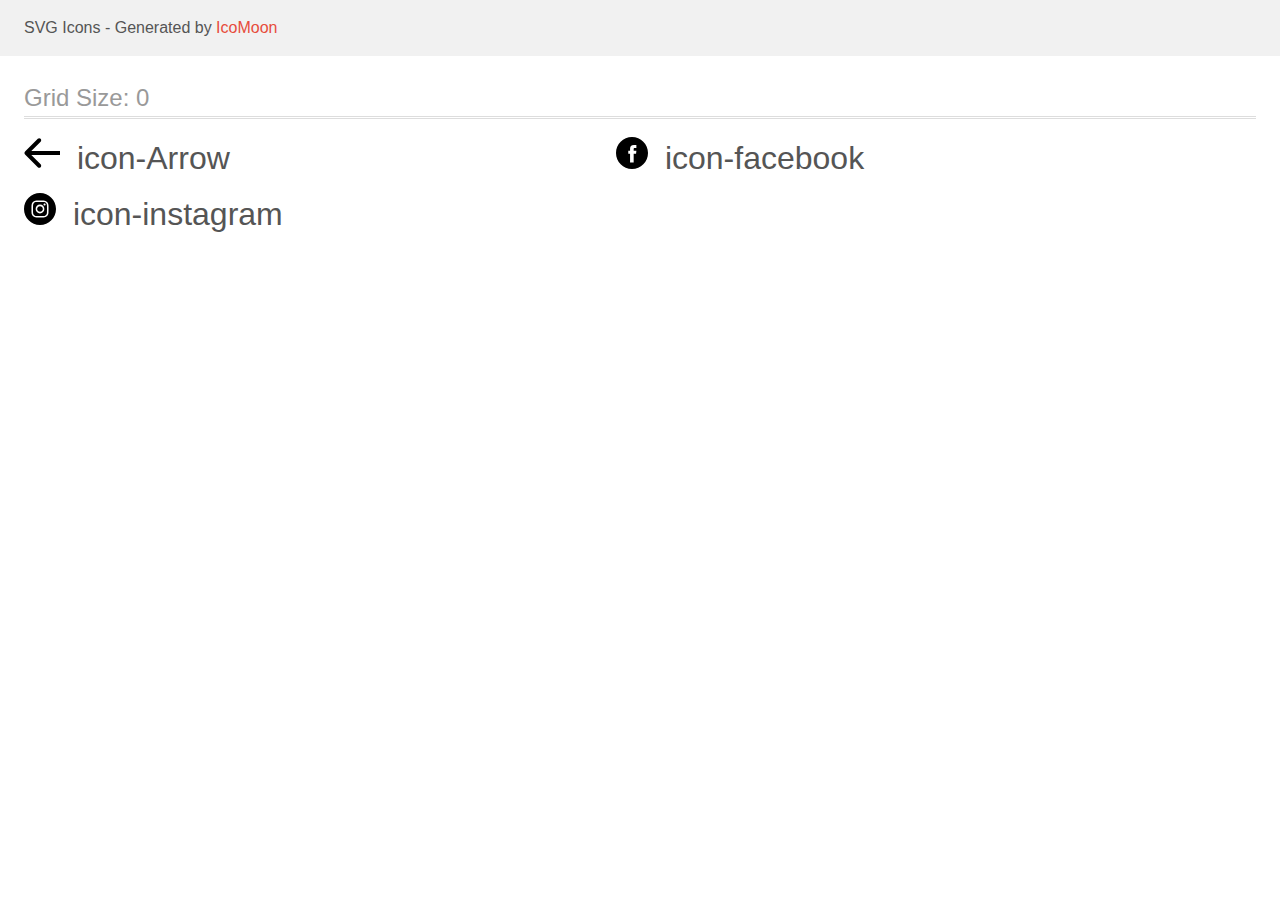
<file: icomoon/demo.html>
<!doctype html>
<html>
<head>
    <title>IcoMoon - SVG Icons</title>
    <meta charset="utf-8">
    <meta name="viewport" content="width=device-width, initial-scale=1">
    <link rel="stylesheet" href="demo-files/demo.css">
    <link rel="stylesheet" href="style.css">
</head>
<body>
<svg aria-hidden="true" style="position: absolute; width: 0; height: 0; overflow: hidden;" version="1.1" xmlns="http://www.w3.org/2000/svg" xmlns:xlink="http://www.w3.org/1999/xlink">
<defs>
<symbol id="icon-Arrow" viewBox="0 0 36 32">
<path d="M1.062 17.414c-0.781-0.781-0.781-2.047 0-2.828l12.728-12.728c0.781-0.781 2.047-0.781 2.828 0s0.781 2.047 0 2.828l-11.314 11.314 11.314 11.314c0.781 0.781 0.781 2.047 0 2.828s-2.047 0.781-2.828 0l-12.728-12.728zM36 18h-33.524v-4h33.524v4z"></path>
</symbol>
<symbol id="icon-facebook" viewBox="0 0 32 32">
<path d="M0 16c0-8.837 7.163-16 16-16s16 7.163 16 16c0 8.837-7.163 16-16 16s-16-7.163-16-16zM17.668 25.408v-8.705h2.403l0.319-3h-2.721l0.004-1.501c0-0.782 0.074-1.202 1.198-1.202h1.502v-3h-2.403c-2.887 0-3.903 1.455-3.903 3.902v1.801h-1.799v3h1.799v8.705h3.602z"></path>
</symbol>
<symbol id="icon-instagram" viewBox="0 0 32 32">
<path d="M0 16c0-8.837 7.163-16 16-16s16 7.163 16 16c0 8.837-7.163 16-16 16s-16-7.163-16-16zM16.001 7.467c-2.317 0-2.608 0.010-3.519 0.052-0.909 0.042-1.528 0.185-2.071 0.396-0.561 0.218-1.037 0.51-1.512 0.984s-0.766 0.95-0.985 1.511c-0.212 0.543-0.356 1.163-0.396 2.071-0.041 0.91-0.051 1.201-0.051 3.519s0.010 2.607 0.052 3.518c0.042 0.909 0.186 1.529 0.396 2.071 0.218 0.561 0.51 1.037 0.984 1.512s0.95 0.767 1.511 0.985c0.543 0.211 1.163 0.355 2.072 0.396 0.91 0.041 1.201 0.052 3.518 0.052s2.608-0.010 3.518-0.052c0.908-0.042 1.529-0.185 2.072-0.396 0.561-0.218 1.036-0.51 1.511-0.985s0.766-0.95 0.985-1.512c0.21-0.543 0.354-1.163 0.396-2.071 0.041-0.91 0.052-1.2 0.052-3.518s-0.011-2.608-0.052-3.519c-0.043-0.909-0.187-1.529-0.396-2.071-0.219-0.561-0.51-1.037-0.985-1.512s-0.949-0.766-1.511-0.984c-0.544-0.211-1.164-0.355-2.073-0.396-0.91-0.041-1.2-0.052-3.518-0.052h0.003z"></path>
<path d="M15.235 9.005c0.227-0 0.481 0 0.766 0 2.278 0 2.548 0.008 3.448 0.049 0.832 0.038 1.284 0.177 1.584 0.294 0.398 0.155 0.682 0.34 0.981 0.638s0.484 0.583 0.639 0.981c0.117 0.3 0.256 0.752 0.294 1.584 0.041 0.899 0.050 1.17 0.050 3.447s-0.009 2.548-0.050 3.447c-0.038 0.832-0.177 1.284-0.294 1.584-0.155 0.398-0.34 0.682-0.639 0.98s-0.582 0.483-0.981 0.638c-0.3 0.117-0.752 0.256-1.584 0.294-0.9 0.041-1.17 0.050-3.448 0.050s-2.549-0.009-3.448-0.050c-0.832-0.038-1.284-0.177-1.585-0.294-0.398-0.155-0.683-0.34-0.981-0.638s-0.484-0.582-0.639-0.981c-0.117-0.3-0.256-0.752-0.294-1.584-0.041-0.9-0.049-1.17-0.049-3.449s0.008-2.548 0.049-3.447c0.038-0.832 0.177-1.284 0.294-1.584 0.155-0.398 0.34-0.683 0.639-0.981s0.583-0.484 0.981-0.639c0.301-0.117 0.753-0.256 1.585-0.294 0.787-0.036 1.092-0.046 2.683-0.048v0.002zM20.555 10.422c-0.565 0-1.024 0.458-1.024 1.024s0.459 1.024 1.024 1.024c0.565 0 1.024-0.459 1.024-1.024s-0.459-1.024-1.024-1.024zM16 11.618c-2.42 0-4.382 1.962-4.382 4.382s1.962 4.381 4.382 4.381c2.42 0 4.381-1.961 4.381-4.381s-1.961-4.382-4.381-4.382z"></path>
<path d="M16.001 13.155c1.571 0 2.845 1.273 2.845 2.844s-1.274 2.845-2.845 2.845c-1.571 0-2.845-1.274-2.845-2.845s1.273-2.844 2.845-2.844z"></path>
</symbol>
</defs>
</svg>

<header class="bgc1 clearfix">
<div class="mhl">
    <p>SVG Icons - Generated by <a href="https://icomoon.io/app">IcoMoon</a></p>
</div>
</header>
    <div class="clearfix mhl ptl">
        <h1 class="mvm mtn fgc1">Grid Size: 0</h1>
        <div class="glyph fs1">
            <div class="clearfix pbs">
                <svg class="icon icon-Arrow"><use xlink:href="#icon-Arrow"></use></svg><span class="name"> icon-Arrow</span>
            </div>
        </div>
        <div class="glyph fs1">
            <div class="clearfix pbs">
                <svg class="icon icon-facebook"><use xlink:href="#icon-facebook"></use></svg><span class="name"> icon-facebook</span>
            </div>
        </div>
        <div class="glyph fs1">
            <div class="clearfix pbs">
                <svg class="icon icon-instagram"><use xlink:href="#icon-instagram"></use></svg><span class="name"> icon-instagram</span>
            </div>
        </div>
  </div>
<script defer src="svgxuse.js"></script>
</body>
</html>
</file>
<file: icomoon/demo-files/demo.css>
body {
  padding: 0;
  margin: 0;
  font-family: sans-serif;
  font-size: 1em;
  line-height: 1.5;
  color: #555;
  background: #fff;
}
h1 {
  font-size: 1.5em;
  font-weight: normal;
  box-shadow: 0 1px #ddd, 0 2px #fff, 0 3px #ddd;
}
small {
  font-size: .66666667em;
}
a {
  color: #e74c3c;
  text-decoration: none;
}
a:hover, a:focus {
  box-shadow: 0 1px #e74c3c;
}
.bshadow0, input {
  box-shadow: inset 0 -2px #e7e7e7;
}
input:hover {
  box-shadow: inset 0 -2px #ccc;
}
input, fieldset {
  font-size: 1em;
  margin: 0;
  padding: 0;
  border: 0;
}
input {
  color: inherit;
  line-height: 1.5;
  height: 1.5em;
  padding: .25em 0;
}
input:focus {
  outline: none;
  box-shadow: inset 0 -2px #449fdb;
}
.glyph {
  font-size: 16px;
  margin-right: 1.5em;
  float: left;
  width: 17em;
}
svg {
  color: #000;
}
.liga {
  width: 80%;
  width: calc(100% - 2.5em);
}
.talign-right {
  text-align: right;
}
.talign-center {
  text-align: center;
}
.bgc1 {
  background: #f1f1f1;
}
.fgc0 {
  color: #000;
}
.fgc1 {
  color: #999;
}
p {
  margin-top: 1em;
  margin-bottom: 1em;
}
.mvm {
  margin-top: .75em;
  margin-bottom: .75em;
}
.mtn {
  margin-top: 0;
}
.mtl, .mal {
  margin-top: 1.5em;
}
.mbl, .mal {
  margin-bottom: 1.5em;
}
.mal, .mhl {
  margin-left: 1.5em;
  margin-right: 1.5em;
}
.mhmm {
  margin-left: 1em;
  margin-right: 1em;
}
.ptl {
  padding-top: 1.5em;
}
.pbs, .pvs {
  padding-bottom: .25em;
}
.pvs, .pts {
  padding-top: .25em;
}
.unit {
  float: left;
}
.unitRight {
  float: right;
}
.size1of2 {
  width: 50%;
}
.size1of1 {
  width: 100%;
}
.clearfix:before, .clearfix:after {
  content: " ";
  display: table;
}
.clearfix:after {
  clear: both;
}
.hidden-true {
  display: none;
}
.textbox0 {
  width: 3em;
  background: #f1f1f1;
  padding: .25em .5em;
  line-height: 1.5;
  height: 1.5em;
}
.fs0 {
  font-size: 16px;
}
.fs1 {
  font-size: 32px;
}
.name {
  margin-left: .25em;
}
</file>
<file: icomoon/style.css>
.icon {
  display: inline-block;
  width: 1em;
  height: 1em;
  stroke-width: 0;
  stroke: currentColor;
  fill: currentColor;
}

/* ==========================================
Single-colored icons can be modified like so:
.icon-name {
  font-size: 32px;
  color: red;
}
========================================== */

.icon-Arrow {
  width: 1.125em;
}
</file>
<file: css/main.min.css>
@font-face{font-display:swap;font-family:"Poppins";font-weight:300;src:url("../fonts/poppins-v22-latin-300.woff2") format("woff2")}@font-face{font-display:swap;font-family:"Poppins";font-weight:400;src:url("../fonts/poppins-v22-latin-regular.woff2") format("woff2")}@font-face{font-display:swap;font-family:"Poppins";font-weight:600;src:url("../fonts/poppins-v22-latin-600.woff2") format("woff2")}@font-face{font-display:swap;font-family:"Poppins";font-weight:900;src:url("../fonts/poppins-v22-latin-900.woff2") format("woff2")}:root{--color-primary-dark: #31261a;--color-primary-light: #faf4ea;--color-secondaty-dark: #a18268;--color-brand-light: #819b57;--color-brand-dark: #465929;--color-light: #cfcfbc}html{scroll-behavior:smooth}*,*::before,*::after{-webkit-box-sizing:border-box;box-sizing:border-box}body{background-color:var(--color-primary-light);color:var(--color-primary-dark);font-family:"Poppins",sans-serif;font-size:16px;font-weight:300;line-height:1.5;margin:0;cursor:default}@media screen and (min-width: 768px){body{font-size:18px;font-weight:400}}h1,h2,h3,h4,h5,h6,p{margin-top:0}img{display:block;max-width:100%;height:auto;-o-object-fit:cover;object-fit:cover}a{display:inline-block}address{font-style:normal}ul{margin:0;padding:0;list-style-type:none}.container{width:100%;max-width:1288px;margin:0 auto;padding:0 24px}.text-brand{color:var(--color-brand-light)}.text-brand-dark{color:var(--color-brand-dark)}.text-bold{font-weight:600}.text-uppercase{text-transform:uppercase}.visually-hidden{position:absolute;left:-10000px;top:auto;width:1px;height:1px;overflow:hidden}.button{display:block;padding:16px 32px;color:var(--color-primary-light);background-color:var(--color-brand-light);border:2px solid var(--color-brand-light);border-radius:8px;cursor:pointer;font-weight:600;-webkit-transition:color .3s,background-color .3s;transition:color .3s,background-color .3s}.button:hover{color:#465929;background-color:#f5f5f5}.carousel-button{display:-webkit-box;display:-ms-flexbox;display:flex;-webkit-box-align:center;-ms-flex-align:center;align-items:center;-webkit-box-pack:center;-ms-flex-pack:center;justify-content:center;-ms-flex-negative:0;flex-shrink:0;width:44px;height:44px;padding:0;background-color:rgba(0,0,0,0);fill:var(--color-primary-dark);border:1px solid var(--color-primary-dark);border-radius:50%;cursor:pointer}.carousel-button:hover{background-color:var(--color-primary-dark);fill:var(--color-primary-light)}.carousel-button.next{-webkit-transform:rotate(180deg);transform:rotate(180deg)}.chef-card{display:-webkit-box;display:-ms-flexbox;display:flex;gap:16px;-webkit-box-align:start;-ms-flex-align:start;align-items:flex-start}@media screen and (min-width: 1280px){.chef-card{gap:30px}}.chef-card__photo{width:140px;border-radius:4px 4px 4px 200px;-webkit-box-shadow:-16px 16px 0 0 var(--color-primary-light),-16px 16px 0 2px var(--color-secondaty-dark);box-shadow:-16px 16px 0 0 var(--color-primary-light),-16px 16px 0 2px var(--color-secondaty-dark)}@media screen and (min-width: 1280px){.chef-card__photo{width:240px}}.chef-card__title{font-size:24px;font-weight:600;margin-bottom:16px}@media screen and (min-width: 1280px){.chef-card__title{font-size:40px}}.chef-card__text{font-size:14px;margin-bottom:24px}.chef-card__text:last-child{margin-bottom:0}@media screen and (min-width: 1280px){.chef-card__text{font-size:18px}}.format-card{position:relative;padding:24px;border-radius:16px;height:444px;background-image:-webkit-gradient(linear, left top, left bottom, color-stop(55.21%, rgba(49, 38, 26, 0)), color-stop(72.92%, rgba(49, 38, 26, 0.71)), to(var(--color-primary-dark)));background-image:linear-gradient(180deg, rgba(49, 38, 26, 0) 55.21%, rgba(49, 38, 26, 0.71) 72.92%, var(--color-primary-dark) 100%);display:-webkit-box;display:-ms-flexbox;display:flex;-webkit-box-orient:vertical;-webkit-box-direction:normal;-ms-flex-direction:column;flex-direction:column;-webkit-box-pack:end;-ms-flex-pack:end;justify-content:end}.format-card__image{position:absolute;top:0;left:0;width:100%;height:100%;z-index:-1}.format-card__title{font-size:24px;font-weight:600;color:var(--color-primary-light)}.format-card__text{font-size:14px;font-weight:300;color:var(--color-primary-light)}.input{position:relative}.input__label{position:absolute;left:42px;top:16px}.input__control{padding:16px 42px;width:100%;font-size:16px;line-height:1.17;border:1px solid var(--color-secondaty-dark);border-radius:8px;background-color:rgba(0,0,0,0)}.input__control:focus{border-color:var(--color-brand-light);outline:none}.input__control::-webkit-input-placeholder{color:var(--color-secondaty-dark);font-size:16px;line-height:1.17}.input__control::-moz-placeholder{color:var(--color-secondaty-dark);font-size:16px;line-height:1.17}.input__control:-ms-input-placeholder{color:var(--color-secondaty-dark);font-size:16px;line-height:1.17}.input__control::-ms-input-placeholder{color:var(--color-secondaty-dark);font-size:16px;line-height:1.17}.input__control::placeholder{color:var(--color-secondaty-dark);font-size:16px;line-height:1.17}.input__control:focus::-webkit-input-placeholder{color:var(--color-primary-dark)}.input__control:focus::-moz-placeholder{color:var(--color-primary-dark)}.input__control:focus:-ms-input-placeholder{color:var(--color-primary-dark)}.input__control:focus::-ms-input-placeholder{color:var(--color-primary-dark)}.input__control:focus::placeholder{color:var(--color-primary-dark)}.link{color:var(--color-primary-light);text-decoration:none;line-height:1.5;-webkit-transition:color .3s;transition:color .3s}.link:hover{color:var(--color-brand-dark)}.logo{fill:var(--color-primary-light);-webkit-transition:fill .3s;transition:fill .3s}.logo:hover{fill:var(--color-brand-light)}.pagination{display:-webkit-box;display:-ms-flexbox;display:flex;-webkit-box-pack:center;-ms-flex-pack:center;justify-content:center;-webkit-box-align:center;-ms-flex-align:center;align-items:center;gap:24px}.pagination__button{width:12px;height:12px;padding:0;background-color:var(--color-secondaty-dark);border-radius:50%}.pagination__button--active{background-color:var(--color-brand-dark)}.advantages-section{padding:16px 0}@media screen and (min-width: 1280px){.advantages-section{background-color:var(--color-brand-light)}}.advantages-section__list{display:-webkit-box;display:-ms-flexbox;display:flex;-webkit-box-orient:vertical;-webkit-box-direction:normal;-ms-flex-direction:column;flex-direction:column;-webkit-box-align:center;-ms-flex-align:center;align-items:center;gap:16px;padding:24px 40px;background-color:var(--color-light);border-radius:24px}@media screen and (min-width: 1280px){.advantages-section__list{-webkit-box-orient:horizontal;-webkit-box-direction:normal;-ms-flex-direction:row;flex-direction:row;-webkit-box-pack:justify;-ms-flex-pack:justify;justify-content:space-between;gap:40px;background-color:rgba(0,0,0,0);border-radius:0;padding:0}}.advantages-section__item{font-weight:300;font-size:14px}@media screen and (min-width: 1280px){.advantages-section__item{color:var(--color-primary-light);font-size:20px}}.chefs-section__title{margin:0 auto 24px;position:relative}@media screen and (min-width: 1280px){.chefs-section__title{margin-bottom:80px}}.chefs-section__title::before,.chefs-section__title::after{display:none;position:absolute;bottom:24px;content:"";width:352px;height:2px;background-color:var(--color-light)}@media screen and (min-width: 1280px){.chefs-section__title::before,.chefs-section__title::after{display:block}}.chefs-section__title::before{left:0}.chefs-section__title::after{right:0}.chefs-section__list{display:-webkit-box;display:-ms-flexbox;display:flex;gap:20px;-ms-flex-wrap:wrap;flex-wrap:wrap;-webkit-box-orient:vertical;-webkit-box-direction:normal;-ms-flex-direction:column;flex-direction:column}@media screen and (min-width: 768px){.chefs-section__list{gap:40px 30px;-webkit-box-orient:horizontal;-webkit-box-direction:normal;-ms-flex-direction:row;flex-direction:row}}@media screen and (min-width: 768px){.chefs-section__item{-ms-flex-preferred-size:calc((100% - 30px)/2);flex-basis:calc((100% - 30px)/2)}}.contacts-section{padding:20px 0 0}@media screen and (min-width: 768px){.contacts-section{padding:48px 0 48px}}@media screen and (min-width: 1280px){.contacts-section{padding:48px 0 96px}}.contacts-section__container{display:-webkit-box;display:-ms-flexbox;display:flex;-webkit-box-orient:vertical;-webkit-box-direction:normal;-ms-flex-direction:column;flex-direction:column;gap:24px}@media screen and (min-width: 768px){.contacts-section__container{-webkit-box-orient:horizontal;-webkit-box-direction:normal;-ms-flex-direction:row;flex-direction:row;gap:32px}}.contacts-section__title{margin-bottom:16px}.contacts-section__text{color:var(--color-brand-dark)}.contacts-section__form-field{margin-bottom:24px}.contacts-section__button{margin:0 auto 16px;display:block}.contacts-section__map{height:176px;margin:0 -24px;-ms-flex-negative:0;flex-shrink:0;border:none}@media screen and (min-width: 768px){.contacts-section__map{border-radius:16px;height:500px}}@media screen and (min-width: 1280px){.contacts-section__map{width:600px;height:595px}}.footer{text-align:center;background-image:url(../images/footer-bg.png);background-color:var(--color-primary-dark);background-repeat:no-repeat;background-size:cover;background-position:center;padding:32px 0;position:relative}@media screen and (min-width: 768px){.footer{text-align:left}}.footer::before,.footer::after{content:"";position:absolute;background-repeat:no-repeat;bottom:0}.footer::before{background-image:url(/images/decor-bread-small.png);width:185px;height:120px;left:0}.footer::after{background-image:url(/images/decor-bread-large.png);width:300px;height:150px;right:0}.footer__container{display:-webkit-box;display:-ms-flexbox;display:flex;-webkit-box-orient:vertical;-webkit-box-direction:normal;-ms-flex-direction:column;flex-direction:column;gap:20px}@media screen and (min-width: 768px){.footer__container{-webkit-box-orient:horizontal;-webkit-box-direction:normal;-ms-flex-direction:row;flex-direction:row}}.footer__nav,.footer__address{display:-webkit-box;display:-ms-flexbox;display:flex;-webkit-box-orient:vertical;-webkit-box-direction:normal;-ms-flex-direction:column;flex-direction:column;gap:20px}@media screen and (min-width: 768px){.footer__nav,.footer__address{-ms-flex-preferred-size:50%;flex-basis:50%;-webkit-box-orient:horizontal;-webkit-box-direction:normal;-ms-flex-direction:row;flex-direction:row}}.footer__logo,.footer__menu{-webkit-box-flex:1;-ms-flex-positive:1;flex-grow:1}.footer__address-info{position:relative;z-index:1}.footer__address-list,.footer__address-info{-webkit-box-flex:1;-ms-flex-positive:1;flex-grow:1}.footer__address-list-social-icons{display:-webkit-box;display:-ms-flexbox;display:flex;gap:22px}.footer__address-link{color:var(--color-primary-light);font-size:16px;font-weight:300;text-decoration:none;-webkit-transition:color .3s;transition:color .3s}.footer__address-link:hover{color:var(--color-brand-light)}.footer__address-icon{fill:var(--color-primary-light)}.footer__address-icon:hover{fill:var(--color-brand-light)}.footer__address-copyright{font-size:14px}.form-terms{margin:0 auto;max-width:220px;font-weight:500;font-size:12px;text-align:center}.form-terms__link{color:inherit;text-underline-offset:2px}.formats-section__title{margin-bottom:80px}.formats-section__slider{display:-webkit-box;display:-ms-flexbox;display:flex;-webkit-box-align:center;-ms-flex-align:center;align-items:center;gap:32px}.formats-section__button{display:none}@media screen and (min-width: 1280px){.formats-section__button{display:-webkit-box;display:-ms-flexbox;display:flex}}.formats-section__container{overflow:hidden}.formats-section__list{margin-bottom:32px}.header{position:absolute;top:0;left:0;width:100%;padding-top:16px}@media screen and (min-width: 1280px){.header{padding-top:32px}}.header__container{display:-webkit-box;display:-ms-flexbox;display:flex;-webkit-box-align:center;-ms-flex-align:center;align-items:center;gap:40px}.header__nav{display:-webkit-box;display:-ms-flexbox;display:flex;-webkit-box-align:center;-ms-flex-align:center;align-items:center;-webkit-box-flex:1;-ms-flex-positive:1;flex-grow:1;gap:40px}.header__menu{display:none}@media screen and (min-width: 1280px){.header__menu{display:-webkit-box;display:-ms-flexbox;display:flex;gap:64px;-webkit-box-flex:1;-ms-flex-positive:1;flex-grow:1;-webkit-box-pack:center;-ms-flex-pack:center;justify-content:center}}.header__button{display:none}@media screen and (min-width: 1280px){.header__button{display:block}}.header__burger{background-color:rgba(0,0,0,0);border:none;width:24px;height:24px;padding:0;fill:var(--color-primary-light)}@media screen and (min-width: 1280px){.header__burger{display:none}}.hero-section{padding:124px 0;background-image:linear-gradient(103deg, rgba(18, 18, 17, 0.78) 2%, rgba(18, 18, 17, 0.6) 58.5%, rgba(18, 18, 17, 0) 90%),url(../images/hero-section-bg.jpg);background-repeat:no-repeat;background-position:top center;background-size:cover}@media screen and (min-width: 1280px){.hero-section{padding:272px 0}}@media screen and (min-device-pixel-ratio: 2),(-webkit-min-device-pixel-ratio: 2),(min-resolution: 192dpi),(min-resolution: 2dppx){.hero-section{background-image:linear-gradient(103deg, rgba(18, 18, 17, 0.78) 2%, rgba(18, 18, 17, 0.6) 58.5%, rgba(18, 18, 17, 0) 90%),url(../images/hero-section-bg@2x.jpg)}}.hero-section__title{color:var(--color-primary-light);text-align:center;font-size:67px;font-weight:600;line-height:1;margin-bottom:48px}@media screen and (min-width: 1280px){.hero-section__title{margin-bottom:0;font-size:128px;line-height:1.5;font-weight:900}}.hero-section__button{display:block;margin:0 auto}@media screen and (min-width: 1280px){.hero-section__button{display:none}}.mobile-menu{position:fixed;top:0;left:0;width:100%;height:100%;background-color:var(--color-primary-light);-webkit-transform:translateX(100%);transform:translateX(100%);-webkit-transition:-webkit-transform .3s;transition:-webkit-transform .3s;transition:transform .3s;transition:transform .3s, -webkit-transform .3s;z-index:3}.mobile-menu.is-open{-webkit-transform:translateX(0);transform:translateX(0)}.mobile-menu__container{padding:16px 24px}.mobile-menu__btn-close{position:absolute;top:16px;right:24px;background-color:rgba(0,0,0,0);border:none}.mobile-menu__logo{fill:#000;margin-bottom:32px}.mobile-menu__list-item{margin-bottom:16px}.mobile-menu__list-item:last-child{margin-bottom:0}.mobile-menu__link{color:var(--color-primary-dark)}.mobile-menu__bg-img{position:absolute;bottom:0;right:0}.backdrop{position:fixed;top:0;right:0;bottom:0;left:0;background-color:rgba(0,0,0,.5);display:-webkit-box;display:-ms-flexbox;display:flex;-webkit-box-align:center;-ms-flex-align:center;align-items:center;-webkit-box-pack:center;-ms-flex-pack:center;justify-content:center;padding:20px;-webkit-transition:opacity .3s,visibility .3s;transition:opacity .3s,visibility .3s}.backdrop.is-hidden{opacity:0;visibility:hidden;pointer-events:none}.modal{position:relative;width:100%;height:100%;max-width:880px;max-height:880px;background-color:var(--color-primary-light);border-radius:32px;overflow-y:scroll}.modal__container{padding:80px 75px}@media screen and (min-width: 768px){.modal__container{padding:80px 128px}}@media screen and (min-width: 1280px){.modal__container{padding:128px}}.modal__title{font-size:32px;font-weight:800;color:var(--color-primary-dark);text-align:center;line-height:1.3;margin-bottom:8px}@media screen and (min-width: 768px){.modal__title{font-size:48px}}@media screen and (min-width: 1280px){.modal__title{font-size:64px}}.modal__text{text-align:center;color:var(--color-brand-dark);margin-bottom:72px}.modal__btn--close{position:absolute;top:40px;right:40px;border:none;background-color:rgba(0,0,0,0);cursor:pointer;-webkit-transition:fill .3s;transition:fill .3s}.modal__btn--close:hover{fill:#deb887}.modal__form-field{margin-bottom:32px}.modal__button{margin:0 auto 24px}.modal__bg{display:-webkit-box;display:-ms-flexbox;display:flex;-webkit-box-pack:end;-ms-flex-pack:end;justify-content:end}.section{padding:20px 0}@media screen and (min-width: 768px){.section{padding:48px 0}}.section__title{font-size:32px;font-weight:900;line-height:1.5}@media screen and (min-width: 768px){.section__title{font-size:64px;line-height:1.3}}.section__title--centered{text-align:center}.traditions-section{padding:40px 0}@media screen and (min-width: 768px){.traditions-section{padding:96px 0}}.traditions-section__container{display:-webkit-box;display:-ms-flexbox;display:flex;-webkit-box-align:start;-ms-flex-align:start;align-items:flex-start;-webkit-box-pack:justify;-ms-flex-pack:justify;justify-content:space-between;gap:40px}.traditions-section__content{max-width:710px;text-align:-webkit-center}@media screen and (min-width: 768px){.traditions-section__content{text-align:left}}.traditions-section__title{text-align:center;margin-bottom:42px}@media screen and (min-width: 768px){.traditions-section__title{text-align:start}}.traditions-section__text--limited{max-width:340px}.traditions-section__img--baker{display:none;border-radius:50% 50% 0 0}@media screen and (min-width: 1280px){.traditions-section__img--baker{display:block}}/*# sourceMappingURL=main.min.css.map */
</file>
